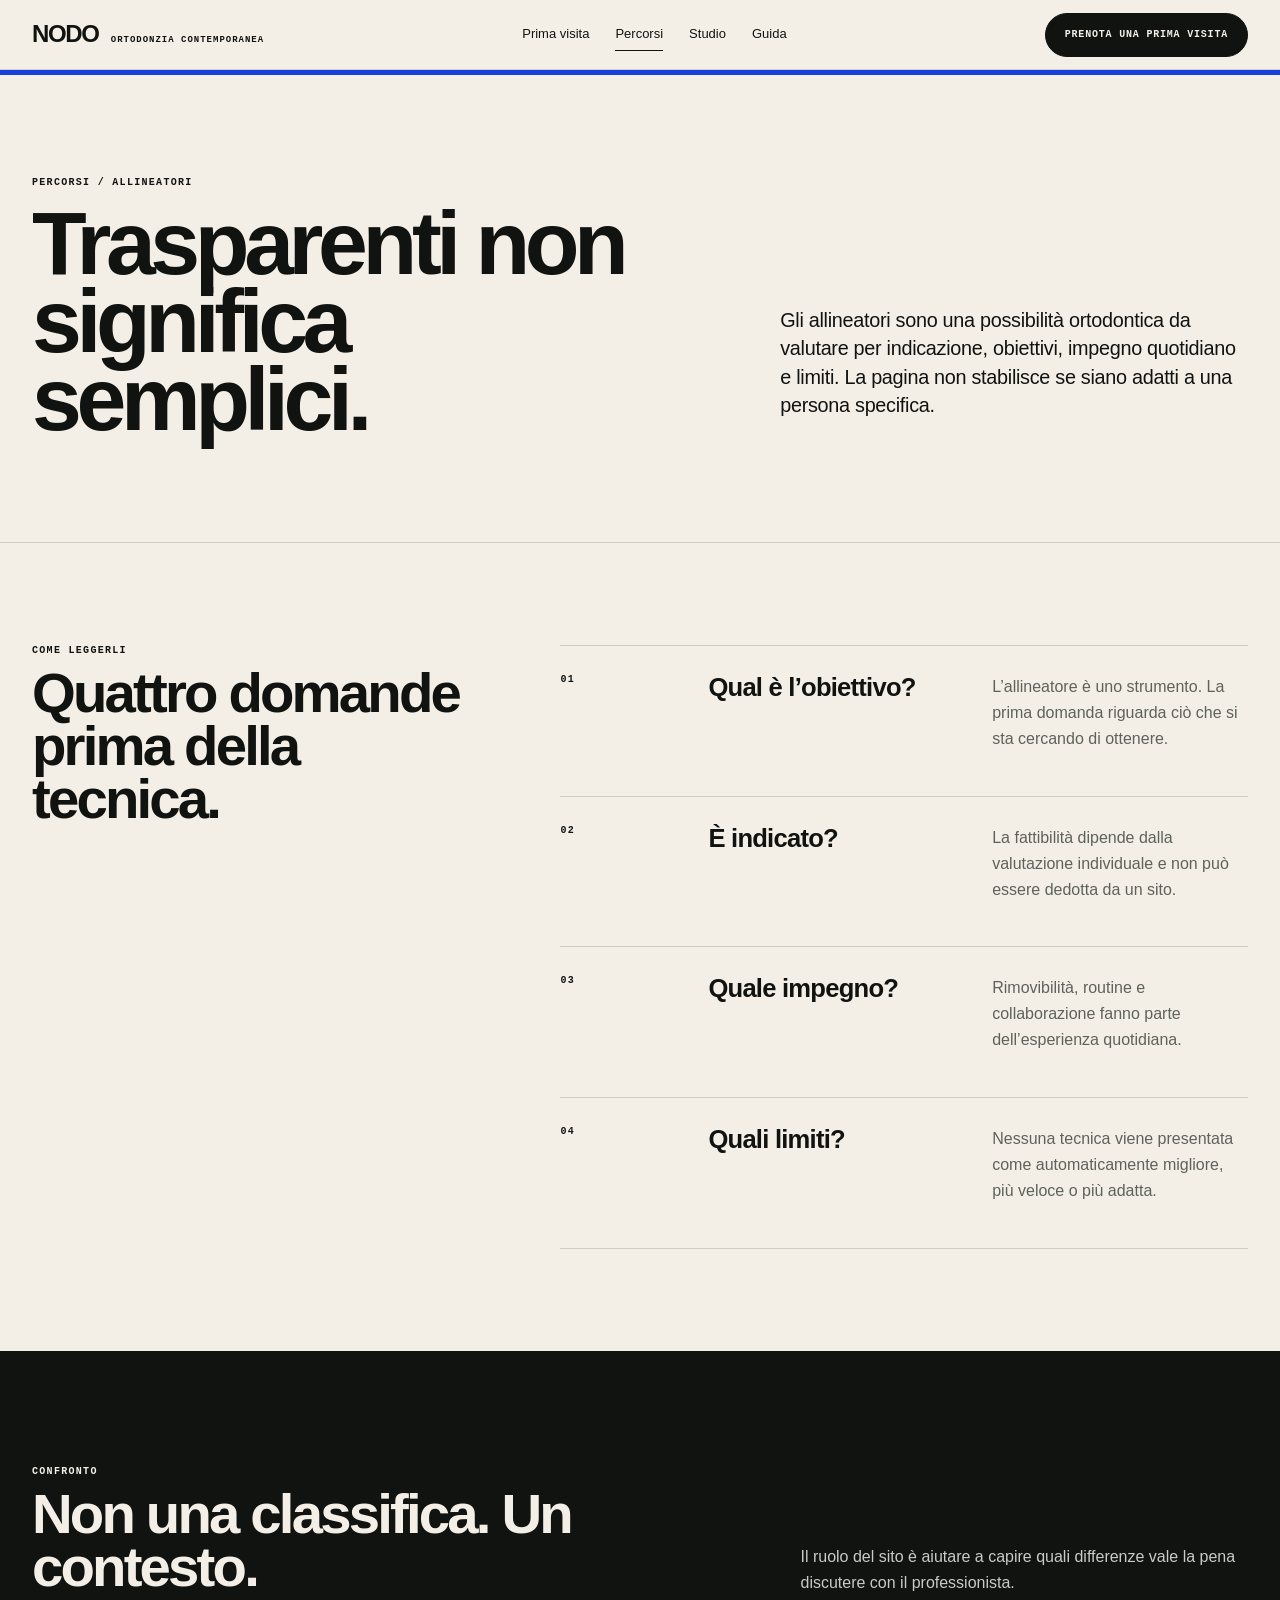
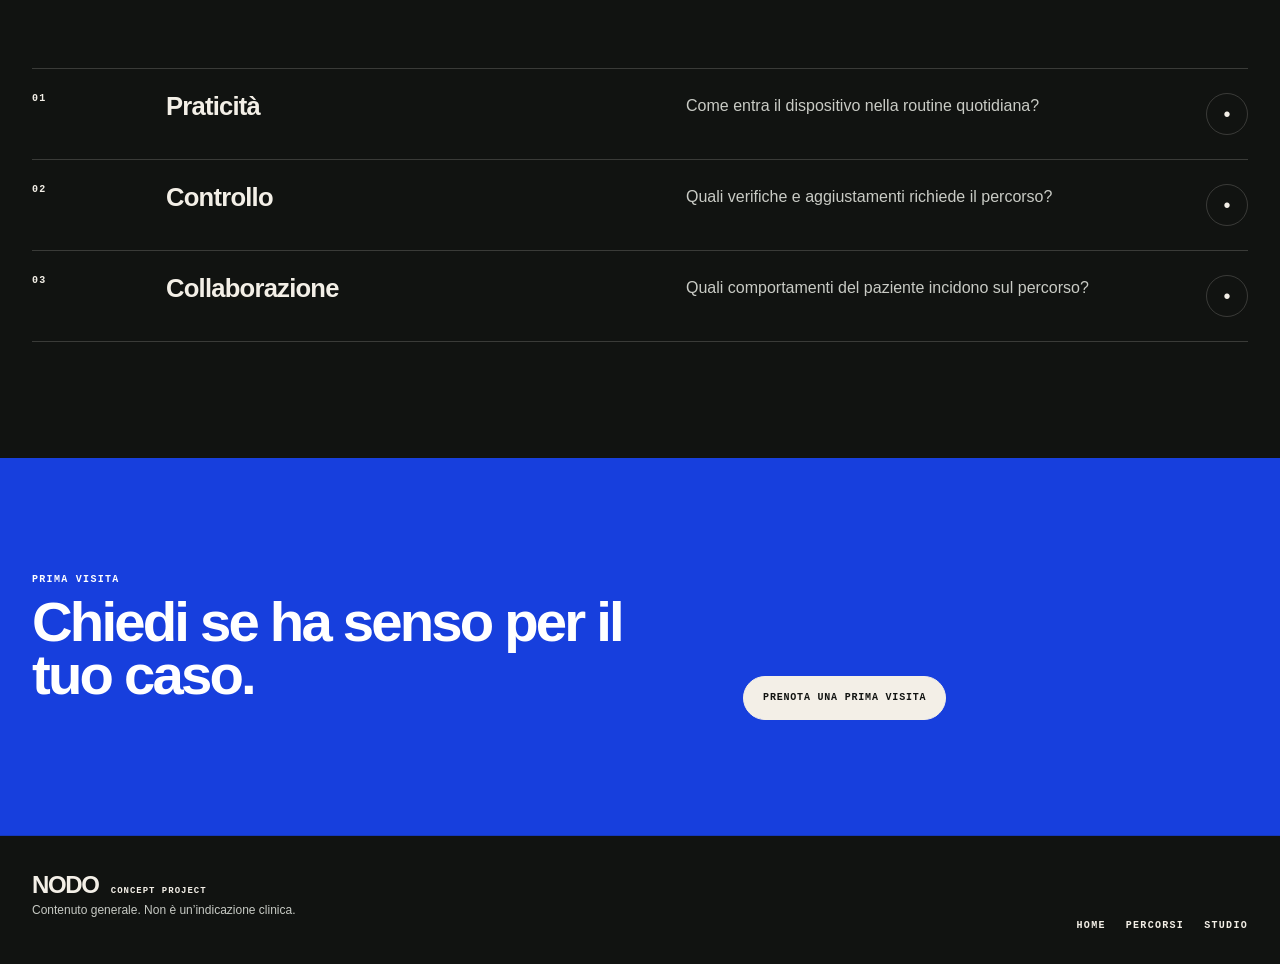
<file: allineamento-trasparente.html>
<!doctype html><html lang="it"><head><meta charset="utf-8"><meta name="viewport" content="width=device-width,initial-scale=1"><meta name="robots" content="noindex,nofollow"><meta name="description" content="Allineatori trasparenti — NODO concept portfolio. Informazione generale, non indicazione clinica."><title>Allineatori trasparenti — NODO</title><link rel="stylesheet" href="./nodo-v3.css?v=20260919"><script type="module" src="./nodo-v3.js?v=20260919"></script></head><body>
<a class="skip-link" href="#main">Salta al contenuto</a>
<header class="site-header"><a class="brand" href="./"><strong>NODO</strong><small>ORTODONZIA CONTEMPORANEA</small></a><nav class="nav" aria-label="Principale"><a href="./prima-visita.html">Prima visita</a><a href="./trattamenti.html" aria-current="page">Percorsi</a><a href="./studio.html">Studio</a><a href="./guida.html">Guida</a></nav><a class="cta" href="./richiedi-incontro.html">Prenota una prima visita</a><button class="menu-toggle" type="button" data-menu-toggle aria-controls="mobile-panel" aria-expanded="false">MENU</button></header>
<nav id="mobile-panel" class="mobile-panel" aria-hidden="true"><a href="./prima-visita.html">Prima visita</a><a href="./trattamenti.html">Percorsi</a><a href="./studio.html">Studio</a><a href="./guida.html">Guida</a><a href="./richiedi-incontro.html">Prenota</a></nav>
<main id="main"><div class="signal"></div>
<section class="page-hero"><div class="page-hero-inner"><div><p class="kicker">PERCORSI / ALLINEATORI</p><h1>Trasparenti non significa semplici.</h1></div><p class="lede">Gli allineatori sono una possibilità ortodontica da valutare per indicazione, obiettivi, impegno quotidiano e limiti. La pagina non stabilisce se siano adatti a una persona specifica.</p></div></section>
<section class="split-section"><div><p class="kicker">COME LEGGERLI</p><h2>Quattro domande prima della tecnica.</h2></div><div class="timeline">
<div class="timeline-row"><p class="kicker">01</p><h3>Qual è l’obiettivo?</h3><p class="copy">L’allineatore è uno strumento. La prima domanda riguarda ciò che si sta cercando di ottenere.</p></div>
<div class="timeline-row"><p class="kicker">02</p><h3>È indicato?</h3><p class="copy">La fattibilità dipende dalla valutazione individuale e non può essere dedotta da un sito.</p></div>
<div class="timeline-row"><p class="kicker">03</p><h3>Quale impegno?</h3><p class="copy">Rimovibilità, routine e collaborazione fanno parte dell’esperienza quotidiana.</p></div>
<div class="timeline-row"><p class="kicker">04</p><h3>Quali limiti?</h3><p class="copy">Nessuna tecnica viene presentata come automaticamente migliore, più veloce o più adatta.</p></div>
</div></section>
<section class="section services reveal"><div class="section-inner"><div class="section-head"><div><p class="kicker">CONFRONTO</p><h2>Non una classifica. Un contesto.</h2></div><p class="copy">Il ruolo del sito è aiutare a capire quali differenze vale la pena discutere con il professionista.</p></div><div class="service-list">
<div class="service-row"><span class="kicker">01</span><h3>Praticità</h3><p class="copy">Come entra il dispositivo nella routine quotidiana?</p><span class="service-arrow">•</span></div>
<div class="service-row"><span class="kicker">02</span><h3>Controllo</h3><p class="copy">Quali verifiche e aggiustamenti richiede il percorso?</p><span class="service-arrow">•</span></div>
<div class="service-row"><span class="kicker">03</span><h3>Collaborazione</h3><p class="copy">Quali comportamenti del paziente incidono sul percorso?</p><span class="service-arrow">•</span></div>
</div></div></section>
<section class="section booking reveal"><div class="booking-inner"><div><p class="kicker">PRIMA VISITA</p><h2>Chiedi se ha senso per il tuo caso.</h2></div><div><a class="cta-light" href="./richiedi-incontro.html">Prenota una prima visita</a></div></div></section>
</main><footer class="site-footer"><div><div class="brand"><strong>NODO</strong><small>CONCEPT PROJECT</small></div><p class="footer-note">Contenuto generale. Non è un’indicazione clinica.</p></div><div class="footer-links kicker"><a href="./">Home</a><a href="./trattamenti.html">Percorsi</a><a href="./studio.html">Studio</a></div></footer>
</body></html>
</file>
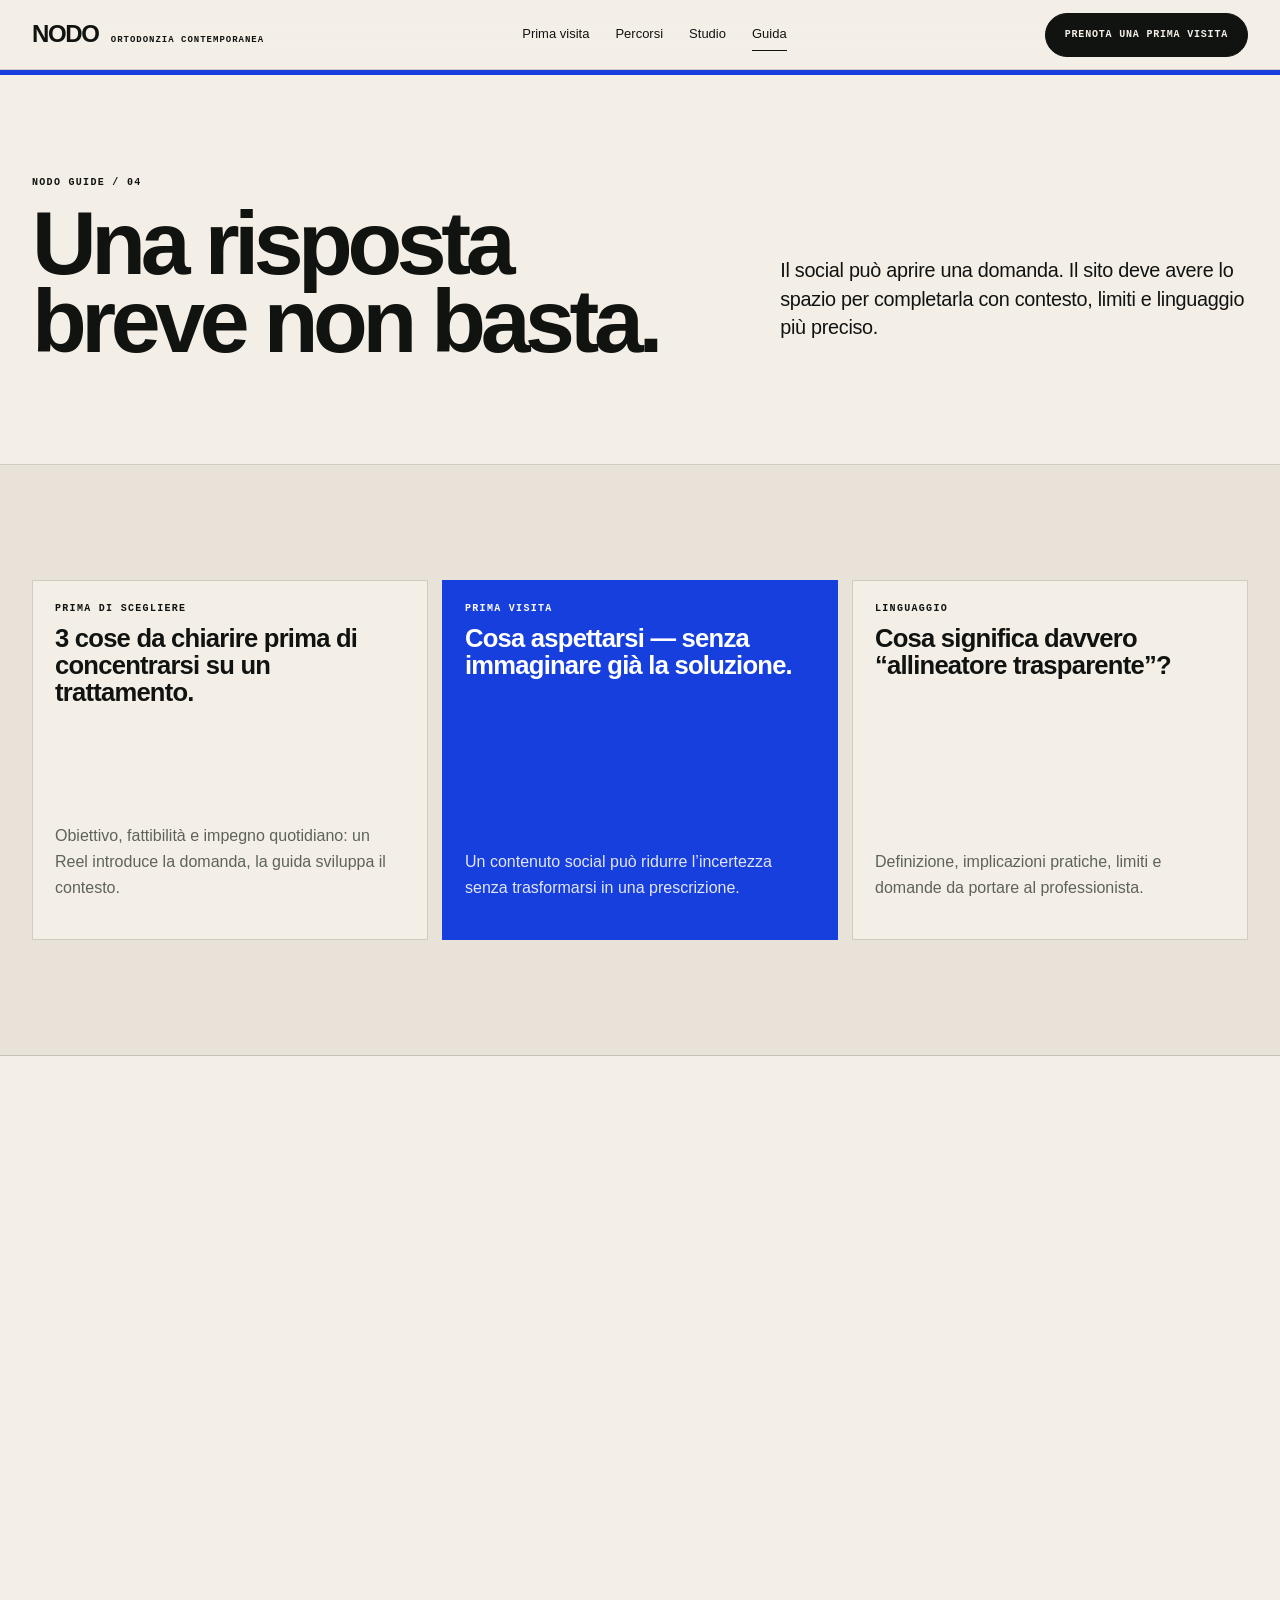
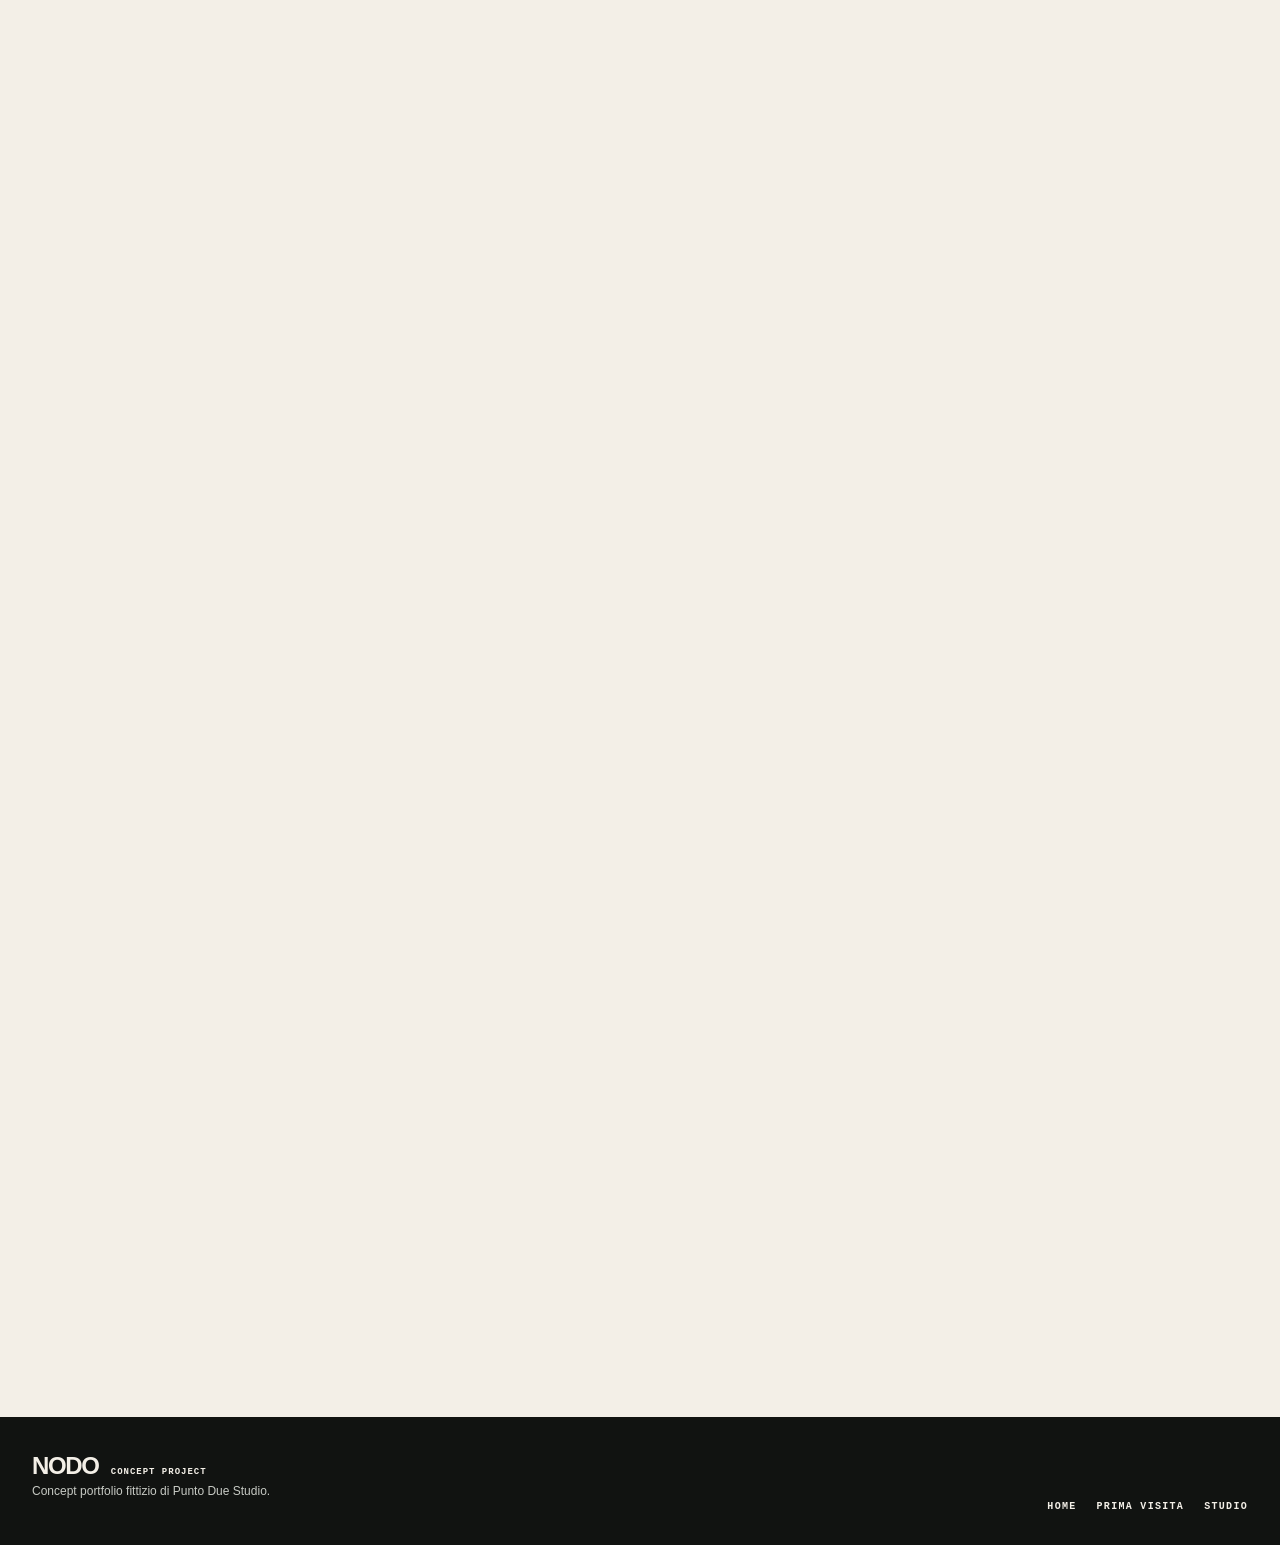
<file: care-loop.html>
<!doctype html><html lang="it"><head><meta charset="utf-8"><meta name="viewport" content="width=device-width,initial-scale=1"><meta name="robots" content="noindex,nofollow"><meta http-equiv="refresh" content="0;url=./guida.html"><link rel="canonical" href="./guida.html"><title>NODO Guide — NODO</title></head><body><p>Il precedente Care Loop è stato ritirato. La continuità editoriale è ora integrata in NODO Guide. <a href="./guida.html">Continua</a></p></body></html>
</file>
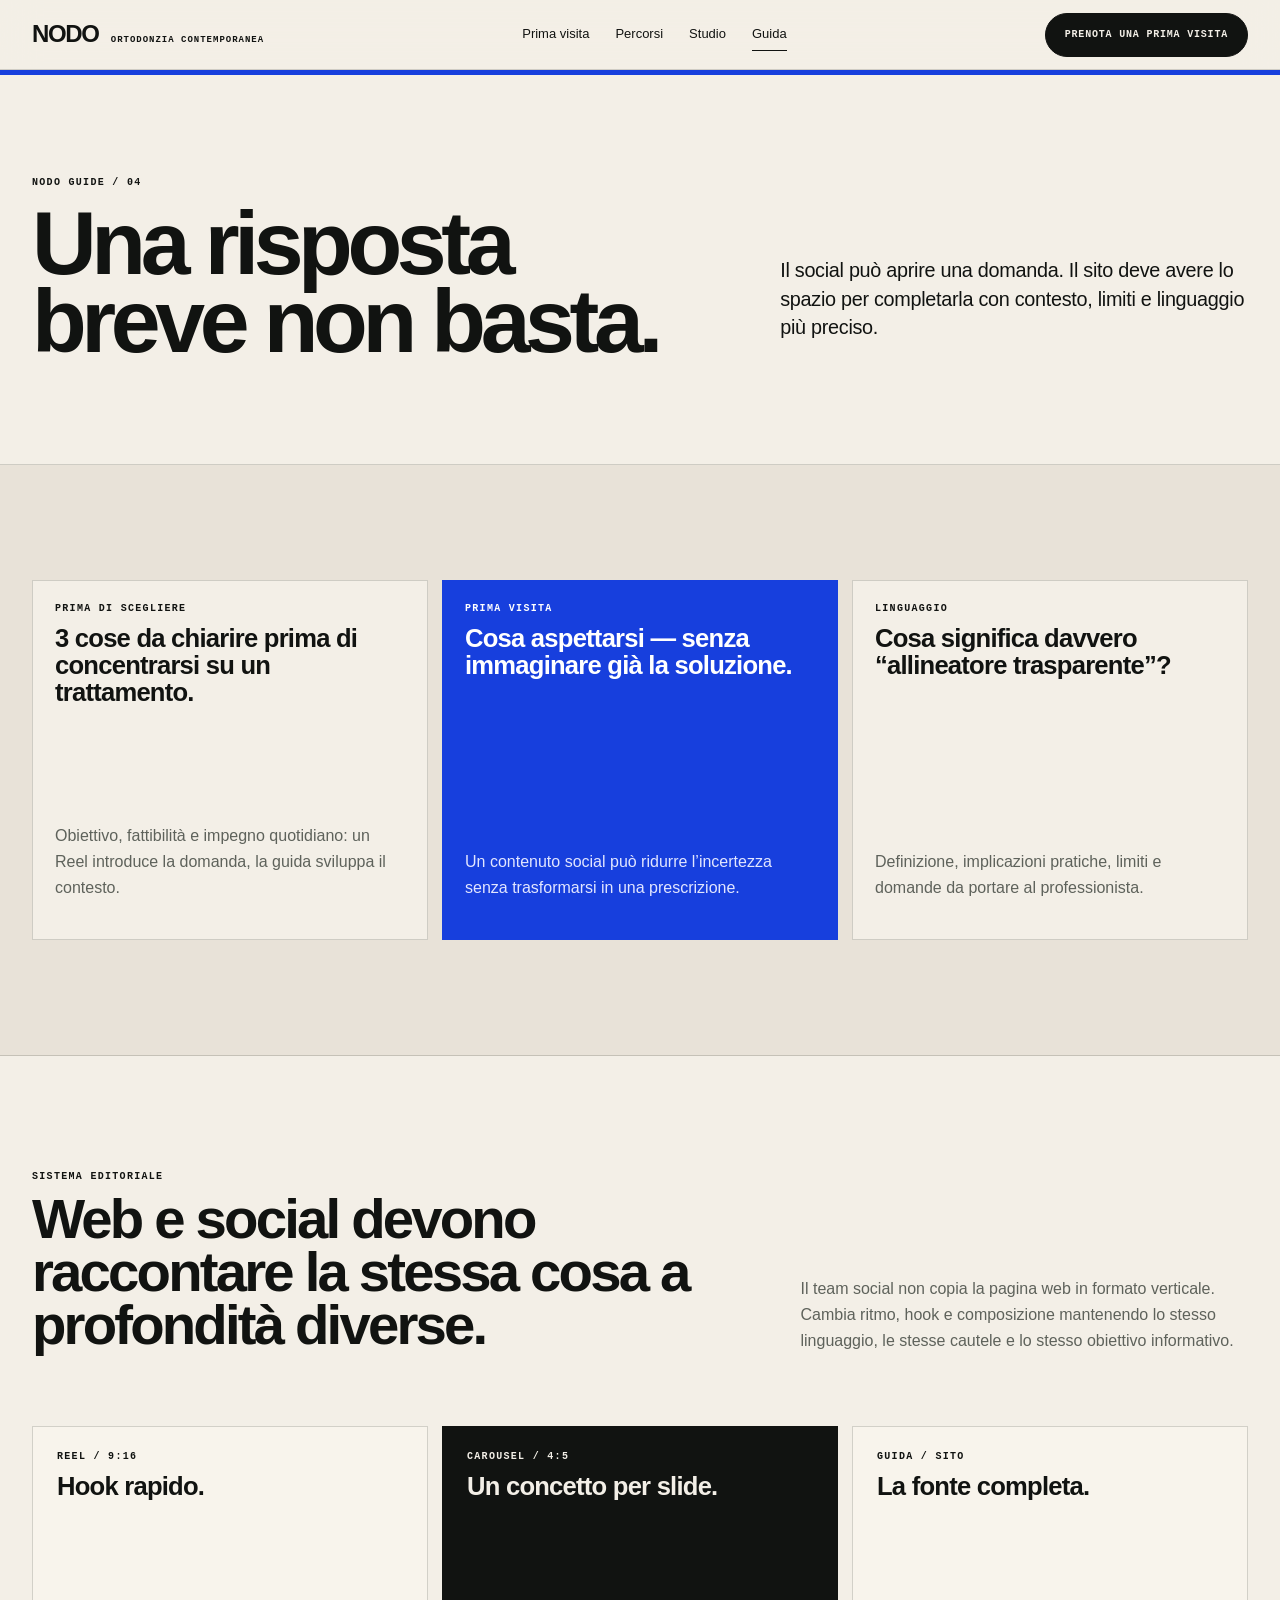
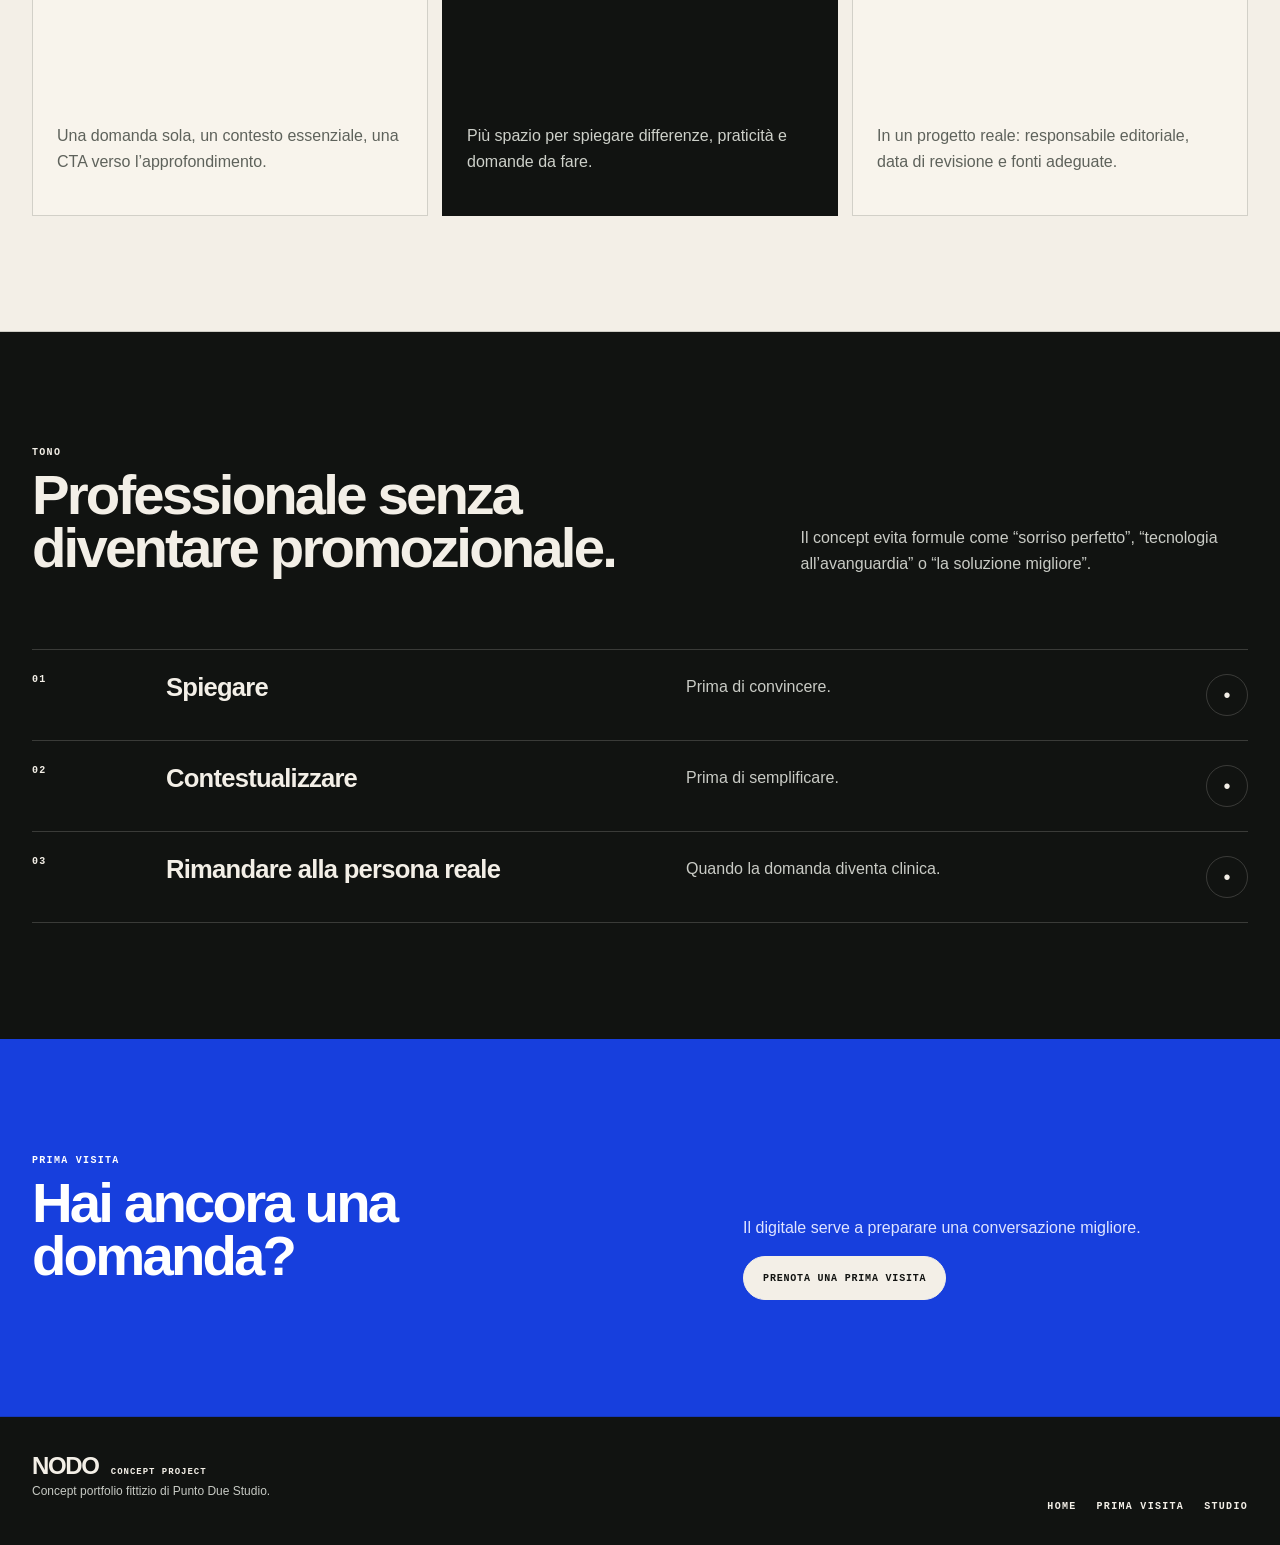
<file: guida.html>
<!doctype html><html lang="it"><head><meta charset="utf-8"><meta name="viewport" content="width=device-width,initial-scale=1"><meta name="robots" content="noindex,nofollow"><meta name="description" content="NODO Guide — contenuti educativi per un concept portfolio ortodontico."><title>NODO Guide — NODO</title><link rel="stylesheet" href="./nodo-v3.css?v=20260919"><script type="module" src="./nodo-v3.js?v=20260919"></script></head><body>
<a class="skip-link" href="#main">Salta al contenuto</a>
<header class="site-header"><a class="brand" href="./"><strong>NODO</strong><small>ORTODONZIA CONTEMPORANEA</small></a><nav class="nav" aria-label="Principale"><a href="./prima-visita.html">Prima visita</a><a href="./trattamenti.html">Percorsi</a><a href="./studio.html">Studio</a><a href="./guida.html" aria-current="page">Guida</a></nav><a class="cta" href="./richiedi-incontro.html">Prenota una prima visita</a><button class="menu-toggle" type="button" data-menu-toggle aria-controls="mobile-panel" aria-expanded="false">MENU</button></header>
<nav id="mobile-panel" class="mobile-panel" aria-hidden="true"><a href="./prima-visita.html">Prima visita</a><a href="./trattamenti.html">Percorsi</a><a href="./studio.html">Studio</a><a href="./guida.html">Guida</a><a href="./richiedi-incontro.html">Prenota</a></nav>
<main id="main"><div class="signal"></div>
<section class="page-hero"><div class="page-hero-inner"><div><p class="kicker">NODO GUIDE / 04</p><h1>Una risposta breve non basta.</h1></div><p class="lede">Il social può aprire una domanda. Il sito deve avere lo spazio per completarla con contesto, limiti e linguaggio più preciso.</p></div></section>
<section class="section editorial"><div class="section-inner"><div class="editorial-grid">
<article class="editorial-card"><div><p class="kicker">PRIMA DI SCEGLIERE</p><h3>3 cose da chiarire prima di concentrarsi su un trattamento.</h3></div><p class="copy">Obiettivo, fattibilità e impegno quotidiano: un Reel introduce la domanda, la guida sviluppa il contesto.</p></article>
<article class="editorial-card"><div><p class="kicker">PRIMA VISITA</p><h3>Cosa aspettarsi — senza immaginare già la soluzione.</h3></div><p class="copy">Un contenuto social può ridurre l’incertezza senza trasformarsi in una prescrizione.</p></article>
<article class="editorial-card"><div><p class="kicker">LINGUAGGIO</p><h3>Cosa significa davvero “allineatore trasparente”?</h3></div><p class="copy">Definizione, implicazioni pratiche, limiti e domande da portare al professionista.</p></article>
</div></div></section>
<section class="section reveal"><div class="section-inner"><div class="section-head"><div><p class="kicker">SISTEMA EDITORIALE</p><h2>Web e social devono raccontare la stessa cosa a profondità diverse.</h2></div><p class="copy">Il team social non copia la pagina web in formato verticale. Cambia ritmo, hook e composizione mantenendo lo stesso linguaggio, le stesse cautele e lo stesso obiettivo informativo.</p></div><div class="visit-grid">
<article class="visit-card"><div><p class="kicker">REEL / 9:16</p><h3>Hook rapido.</h3></div><p class="copy">Una domanda sola, un contesto essenziale, una CTA verso l’approfondimento.</p></article>
<article class="visit-card"><div><p class="kicker">CAROUSEL / 4:5</p><h3>Un concetto per slide.</h3></div><p class="copy">Più spazio per spiegare differenze, praticità e domande da fare.</p></article>
<article class="visit-card"><div><p class="kicker">GUIDA / SITO</p><h3>La fonte completa.</h3></div><p class="copy">In un progetto reale: responsabile editoriale, data di revisione e fonti adeguate.</p></article>
</div></div></section>
<section class="section services reveal"><div class="section-inner"><div class="section-head"><div><p class="kicker">TONO</p><h2>Professionale senza diventare promozionale.</h2></div><p class="copy">Il concept evita formule come “sorriso perfetto”, “tecnologia all’avanguardia” o “la soluzione migliore”.</p></div><div class="service-list">
<div class="service-row"><span class="kicker">01</span><h3>Spiegare</h3><p class="copy">Prima di convincere.</p><span class="service-arrow">•</span></div>
<div class="service-row"><span class="kicker">02</span><h3>Contestualizzare</h3><p class="copy">Prima di semplificare.</p><span class="service-arrow">•</span></div>
<div class="service-row"><span class="kicker">03</span><h3>Rimandare alla persona reale</h3><p class="copy">Quando la domanda diventa clinica.</p><span class="service-arrow">•</span></div>
</div></div></section>
<section class="section booking reveal"><div class="booking-inner"><div><p class="kicker">PRIMA VISITA</p><h2>Hai ancora una domanda?</h2></div><div><p class="copy">Il digitale serve a preparare una conversazione migliore.</p><a class="cta-light" href="./richiedi-incontro.html">Prenota una prima visita</a></div></div></section>
</main><footer class="site-footer"><div><div class="brand"><strong>NODO</strong><small>CONCEPT PROJECT</small></div><p class="footer-note">Concept portfolio fittizio di Punto Due Studio.</p></div><div class="footer-links kicker"><a href="./">Home</a><a href="./prima-visita.html">Prima visita</a><a href="./studio.html">Studio</a></div></footer>
</body></html>
</file>
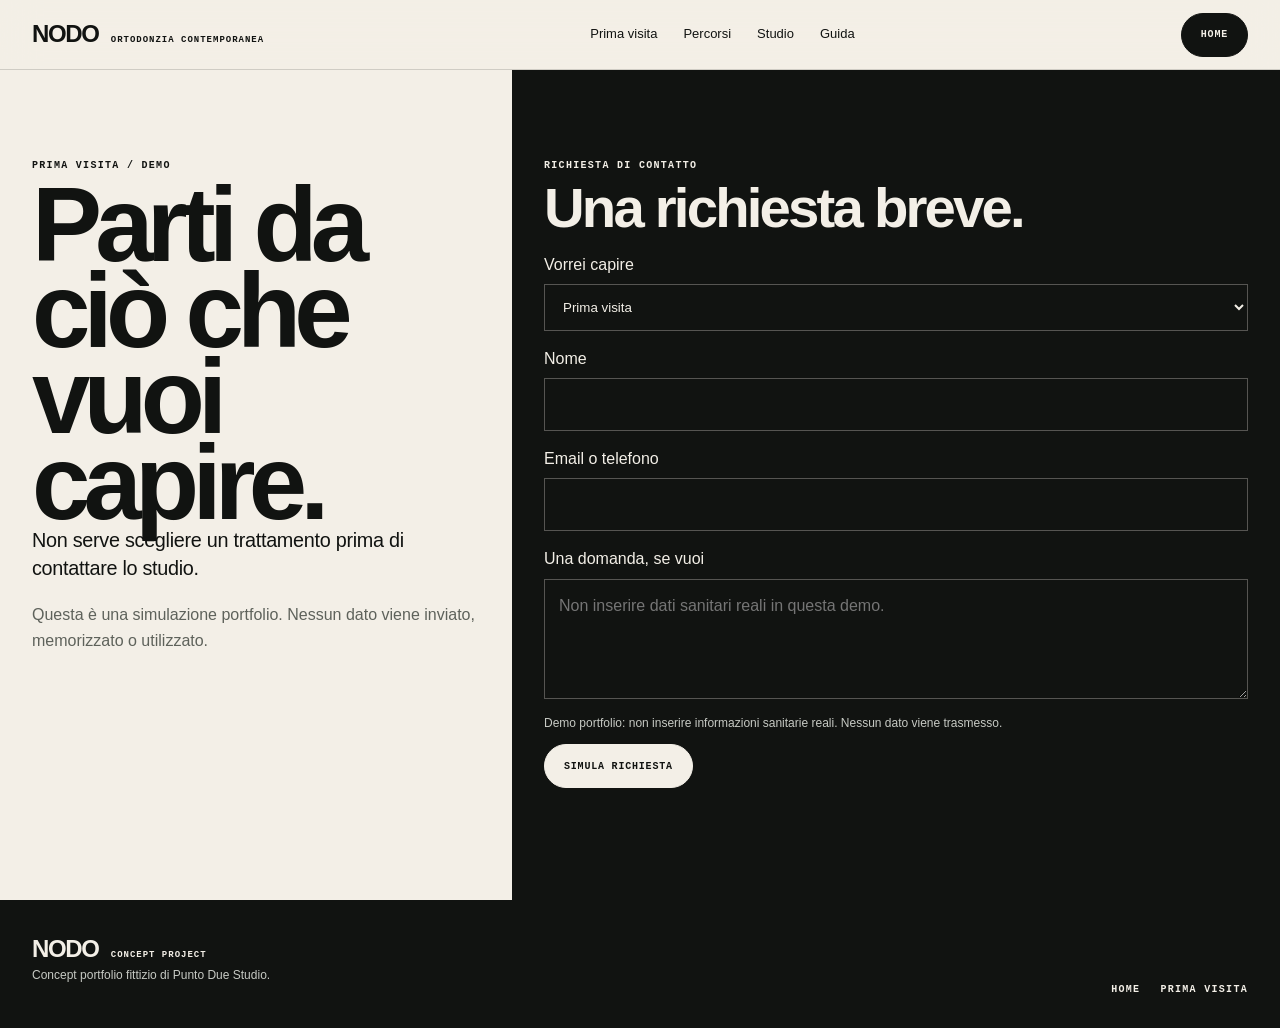
<file: richiedi-incontro.html>
<!doctype html><html lang="it"><head><meta charset="utf-8"><meta name="viewport" content="width=device-width,initial-scale=1"><meta name="robots" content="noindex,nofollow"><meta name="description" content="Prenota una prima visita — NODO concept portfolio."><title>Prenota una prima visita — NODO</title><link rel="stylesheet" href="./nodo-v3.css?v=20260919"><script type="module" src="./nodo-v3.js?v=20260919"></script></head><body>
<a class="skip-link" href="#main">Salta al contenuto</a>
<header class="site-header"><a class="brand" href="./"><strong>NODO</strong><small>ORTODONZIA CONTEMPORANEA</small></a><nav class="nav" aria-label="Principale"><a href="./prima-visita.html">Prima visita</a><a href="./trattamenti.html">Percorsi</a><a href="./studio.html">Studio</a><a href="./guida.html">Guida</a></nav><a class="cta" href="./">Home</a><button class="menu-toggle" type="button" data-menu-toggle aria-controls="mobile-panel" aria-expanded="false">MENU</button></header>
<nav id="mobile-panel" class="mobile-panel" aria-hidden="true"><a href="./">Home</a><a href="./prima-visita.html">Prima visita</a><a href="./trattamenti.html">Percorsi</a><a href="./studio.html">Studio</a><a href="./guida.html">Guida</a></nav>
<main id="main" class="contact-layout">
<section class="contact-copy">
  <p class="kicker">PRIMA VISITA / DEMO</p>
  <h1 class="display">Parti da ciò che vuoi capire.</h1>
  <p class="lede">Non serve scegliere un trattamento prima di contattare lo studio.</p>
  <p class="copy">Questa è una simulazione portfolio. Nessun dato viene inviato, memorizzato o utilizzato.</p>
</section>
<section class="contact-form" role="form" aria-labelledby="contact-title">
  <p class="kicker">RICHIESTA DI CONTATTO</p>
  <h2 id="contact-title">Una richiesta breve.</h2>
  <div class="field"><label for="topic">Vorrei capire</label><select id="topic"><option>Prima visita</option><option>Un possibile percorso</option><option>Informazioni per mio figlio / mia figlia</option><option>Non lo so ancora</option></select></div>
  <div class="field"><label for="name">Nome</label><input id="name" autocomplete="off"></div>
  <div class="field"><label for="contact">Email o telefono</label><input id="contact" autocomplete="off"></div>
  <div class="field"><label for="message">Una domanda, se vuoi</label><textarea id="message" placeholder="Non inserire dati sanitari reali in questa demo."></textarea></div>
  <p class="form-note">Demo portfolio: non inserire informazioni sanitarie reali. Nessun dato viene trasmesso.</p>
  <button class="cta-light" type="button" data-demo-contact>Simula richiesta</button>
</section>
</main>
<footer class="site-footer"><div><div class="brand"><strong>NODO</strong><small>CONCEPT PROJECT</small></div><p class="footer-note">Concept portfolio fittizio di Punto Due Studio.</p></div><div class="footer-links kicker"><a href="./">Home</a><a href="./prima-visita.html">Prima visita</a></div></footer>
</body></html>
</file>
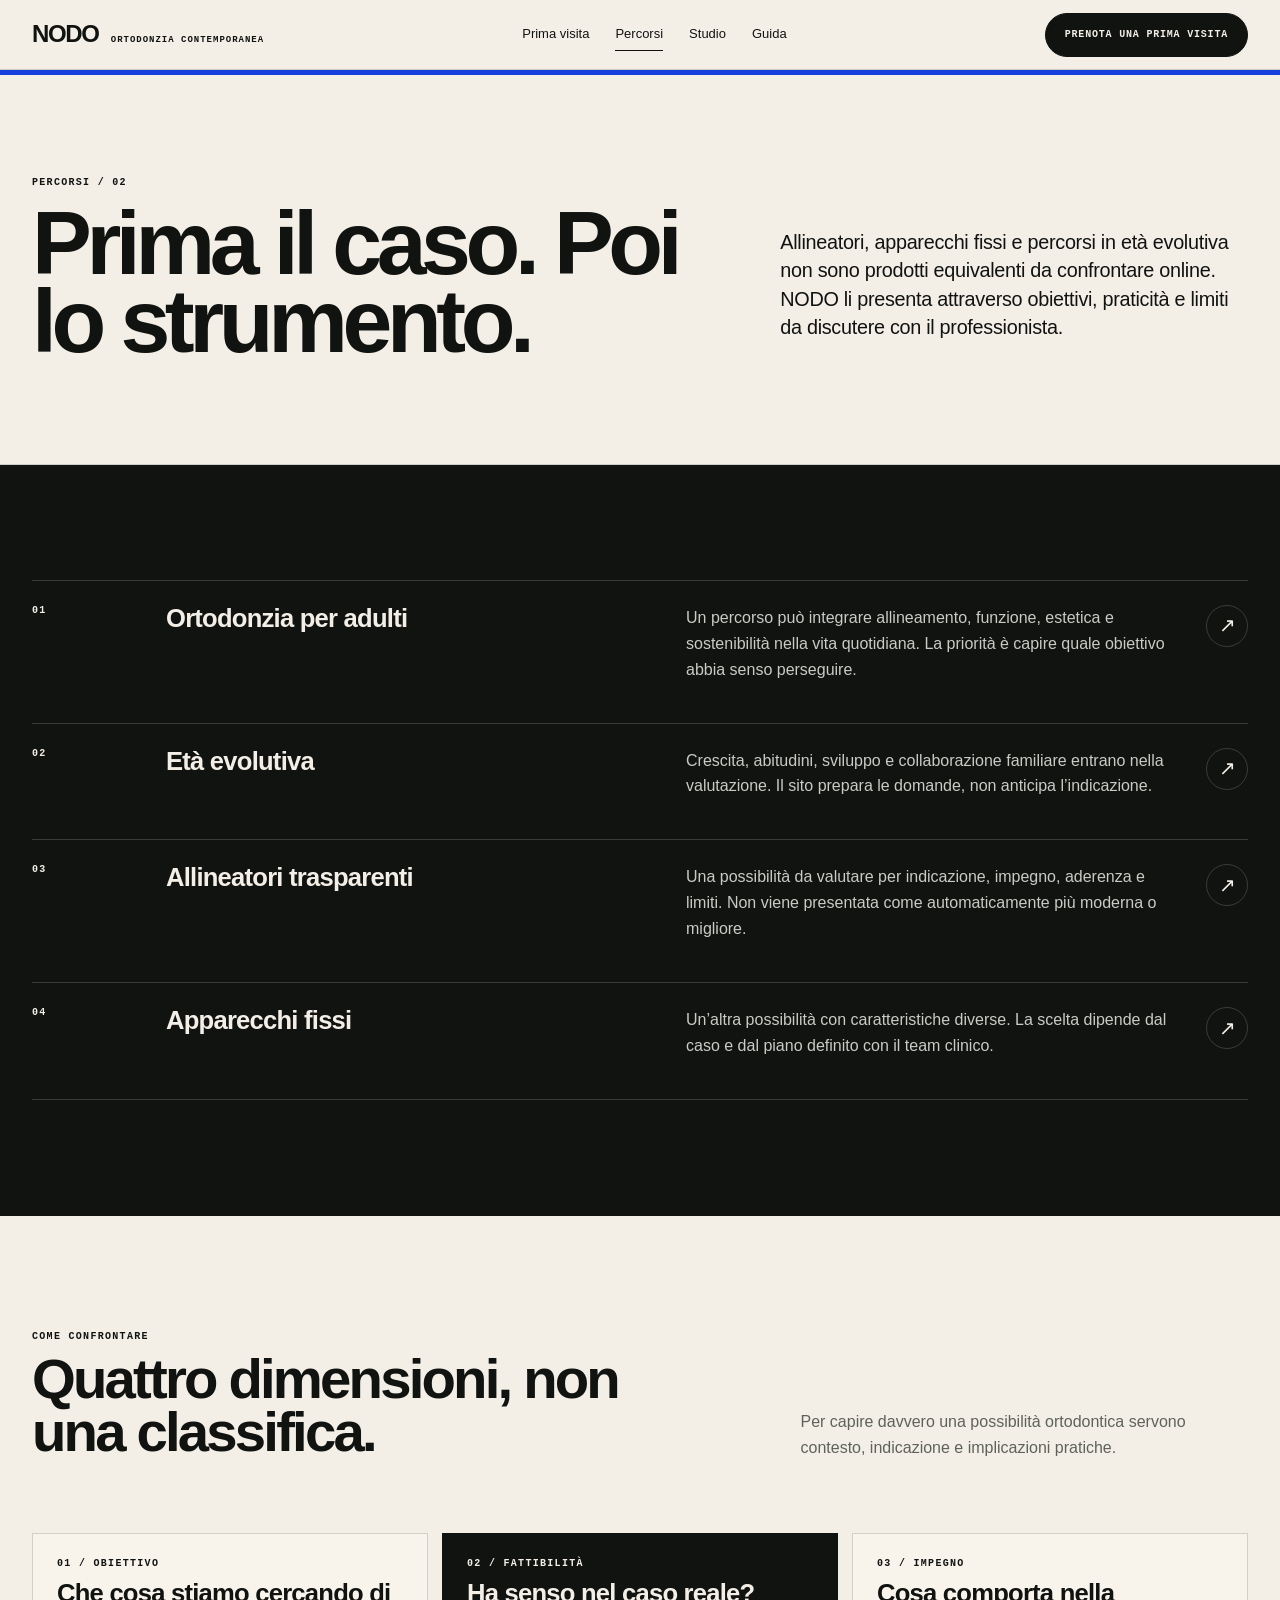
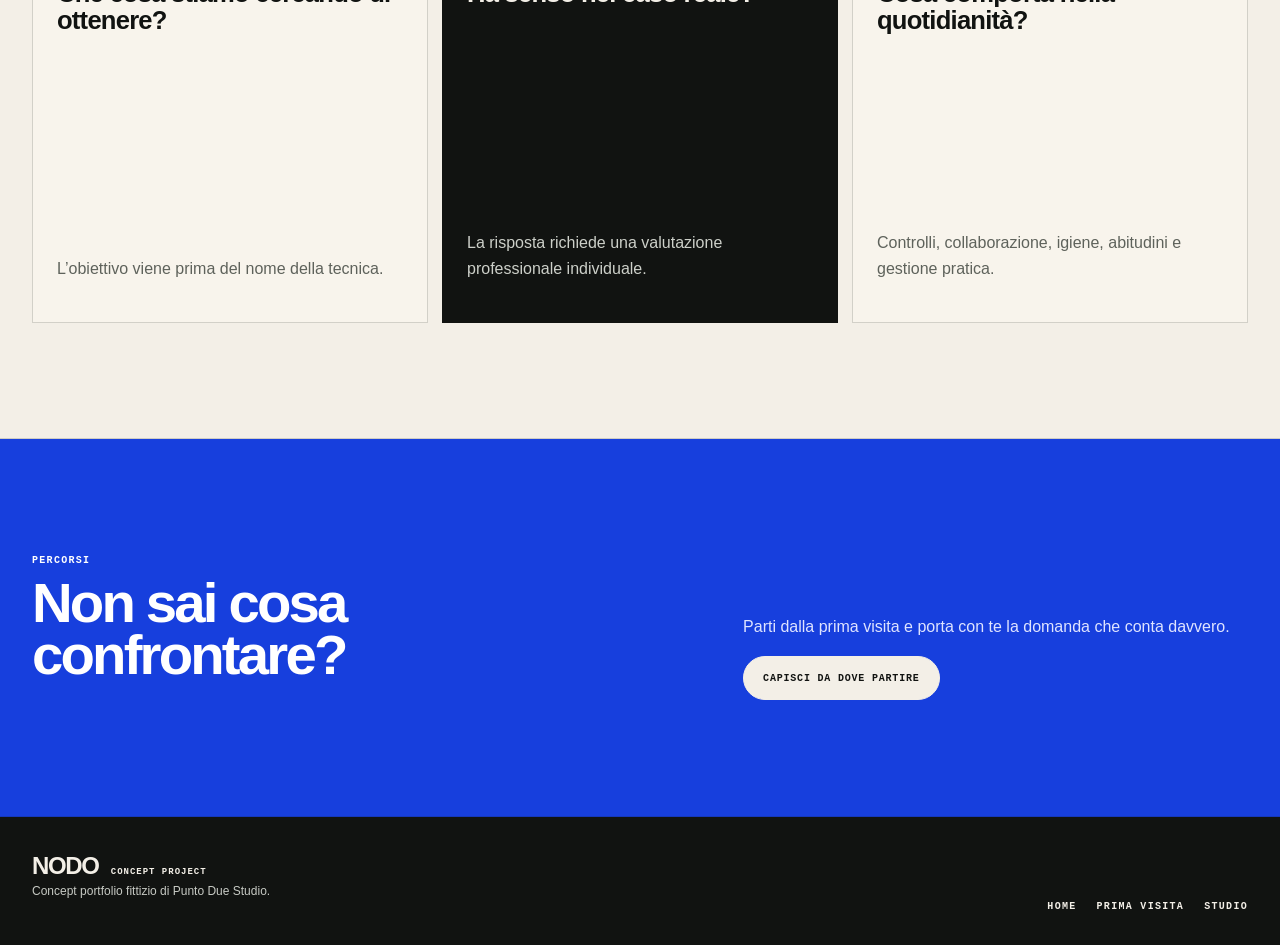
<file: trattamenti.html>
<!doctype html><html lang="it"><head><meta charset="utf-8"><meta name="viewport" content="width=device-width,initial-scale=1"><meta name="robots" content="noindex,nofollow"><meta name="description" content="Percorsi ortodontici — NODO concept portfolio."><title>Percorsi — NODO</title><link rel="stylesheet" href="./nodo-v3.css?v=20260919"><script type="module" src="./nodo-v3.js?v=20260919"></script></head><body>
<a class="skip-link" href="#main">Salta al contenuto</a>
<header class="site-header"><a class="brand" href="./"><strong>NODO</strong><small>ORTODONZIA CONTEMPORANEA</small></a><nav class="nav" aria-label="Principale"><a href="./prima-visita.html">Prima visita</a><a href="./trattamenti.html" aria-current="page">Percorsi</a><a href="./studio.html">Studio</a><a href="./guida.html">Guida</a></nav><a class="cta" href="./richiedi-incontro.html">Prenota una prima visita</a><button class="menu-toggle" type="button" data-menu-toggle aria-controls="mobile-panel" aria-expanded="false">MENU</button></header>
<nav id="mobile-panel" class="mobile-panel" aria-hidden="true"><a href="./prima-visita.html">Prima visita</a><a href="./trattamenti.html">Percorsi</a><a href="./studio.html">Studio</a><a href="./guida.html">Guida</a><a href="./richiedi-incontro.html">Prenota</a></nav>
<main id="main"><div class="signal"></div>
<section class="page-hero"><div class="page-hero-inner"><div><p class="kicker">PERCORSI / 02</p><h1>Prima il caso. Poi lo strumento.</h1></div><p class="lede">Allineatori, apparecchi fissi e percorsi in età evolutiva non sono prodotti equivalenti da confrontare online. NODO li presenta attraverso obiettivi, praticità e limiti da discutere con il professionista.</p></div></section>
<section class="section services"><div class="section-inner"><div class="service-list">
<div class="service-row"><span class="kicker">01</span><h3>Ortodonzia per adulti</h3><p class="copy">Un percorso può integrare allineamento, funzione, estetica e sostenibilità nella vita quotidiana. La priorità è capire quale obiettivo abbia senso perseguire.</p><span class="service-arrow">↗</span></div>
<div class="service-row"><span class="kicker">02</span><h3>Età evolutiva</h3><p class="copy">Crescita, abitudini, sviluppo e collaborazione familiare entrano nella valutazione. Il sito prepara le domande, non anticipa l’indicazione.</p><span class="service-arrow">↗</span></div>
<div class="service-row"><span class="kicker">03</span><h3>Allineatori trasparenti</h3><p class="copy">Una possibilità da valutare per indicazione, impegno, aderenza e limiti. Non viene presentata come automaticamente più moderna o migliore.</p><a class="service-arrow" href="./allineamento-trasparente.html">↗</a></div>
<div class="service-row"><span class="kicker">04</span><h3>Apparecchi fissi</h3><p class="copy">Un’altra possibilità con caratteristiche diverse. La scelta dipende dal caso e dal piano definito con il team clinico.</p><span class="service-arrow">↗</span></div>
</div></div></section>
<section class="section reveal"><div class="section-inner"><div class="section-head"><div><p class="kicker">COME CONFRONTARE</p><h2>Quattro dimensioni, non una classifica.</h2></div><p class="copy">Per capire davvero una possibilità ortodontica servono contesto, indicazione e implicazioni pratiche.</p></div><div class="visit-grid">
<article class="visit-card"><div><p class="kicker">01 / OBIETTIVO</p><h3>Che cosa stiamo cercando di ottenere?</h3></div><p class="copy">L’obiettivo viene prima del nome della tecnica.</p></article>
<article class="visit-card"><div><p class="kicker">02 / FATTIBILITÀ</p><h3>Ha senso nel caso reale?</h3></div><p class="copy">La risposta richiede una valutazione professionale individuale.</p></article>
<article class="visit-card"><div><p class="kicker">03 / IMPEGNO</p><h3>Cosa comporta nella quotidianità?</h3></div><p class="copy">Controlli, collaborazione, igiene, abitudini e gestione pratica.</p></article>
</div></div></section>
<section class="section booking reveal"><div class="booking-inner"><div><p class="kicker">PERCORSI</p><h2>Non sai cosa confrontare?</h2></div><div><p class="copy">Parti dalla prima visita e porta con te la domanda che conta davvero.</p><a class="cta-light" href="./prima-visita.html">Capisci da dove partire</a></div></div></section>
</main><footer class="site-footer"><div><div class="brand"><strong>NODO</strong><small>CONCEPT PROJECT</small></div><p class="footer-note">Concept portfolio fittizio di Punto Due Studio.</p></div><div class="footer-links kicker"><a href="./">Home</a><a href="./prima-visita.html">Prima visita</a><a href="./studio.html">Studio</a></div></footer>
</body></html>
</file>
<file: nodo-v3.css>
:root{
  --ivory:#f3efe7;
  --ivory-2:#e8e2d8;
  --graphite:#111311;
  --graphite-2:#20231f;
  --cobalt:#173fdd;
  --cobalt-deep:#0f2b9d;
  --silver:#c7c9c4;
  --oak:#b7926f;
  --line:rgba(17,19,17,.16);
  --line-inv:rgba(243,239,231,.18);
  --max:1540px;
  --pad:clamp(18px,2.5vw,38px);
  --radius:22px;
}
*{box-sizing:border-box}
html{background:var(--ivory);color:var(--graphite);scroll-behavior:smooth}
body{margin:0;background:var(--ivory);color:var(--graphite);font-family:"Helvetica Neue",Helvetica,Arial,sans-serif;line-height:1.45}
body.menu-open{overflow:hidden}
a{color:inherit;text-decoration:none}
button,input,textarea{font:inherit}
img{display:block;max-width:100%}
button{color:inherit}
:focus-visible{outline:3px solid var(--cobalt);outline-offset:3px}
.skip-link{position:fixed;left:12px;top:-80px;z-index:200;background:var(--graphite);color:var(--ivory);padding:10px 14px;border-radius:999px}
.skip-link:focus{top:12px}
.kicker{font:700 10px/1.2 "Courier New",monospace;letter-spacing:.13em;text-transform:uppercase}
.display{font-size:clamp(60px,8.2vw,142px);line-height:.82;letter-spacing:-.065em;font-weight:600;margin:0}
h1,h2,h3,p{margin-top:0}
h2{font-size:clamp(38px,4.4vw,74px);line-height:.94;letter-spacing:-.05em;margin-bottom:18px;font-weight:600}
h3{font-size:clamp(22px,2vw,31px);line-height:1.06;letter-spacing:-.03em}
.lede{font-size:clamp(19px,1.55vw,25px);line-height:1.43;letter-spacing:-.015em}
.copy{font-size:16px;line-height:1.62;color:#5e625b}
.site-header{position:sticky;top:0;z-index:80;height:70px;display:grid;grid-template-columns:auto 1fr auto;align-items:center;gap:32px;padding:0 var(--pad);background:rgba(243,239,231,.92);backdrop-filter:blur(18px);border-bottom:1px solid var(--line)}
.brand{display:flex;align-items:baseline;gap:12px}.brand strong{font-size:24px;letter-spacing:-.055em}.brand small{font:700 9px "Courier New",monospace;letter-spacing:.11em}
.nav{display:flex;justify-content:center;gap:26px;font-size:13px}.nav a{position:relative}.nav a:after{content:"";position:absolute;left:0;right:100%;bottom:-7px;height:1px;background:var(--graphite);transition:right .25s}.nav a:hover:after,.nav a[aria-current="page"]:after{right:0}
.cta,.cta-light{display:inline-flex;align-items:center;justify-content:center;min-height:44px;padding:0 19px;border-radius:999px;font:700 10px "Courier New",monospace;letter-spacing:.08em;text-transform:uppercase;border:1px solid var(--graphite)}
.cta{background:var(--graphite);color:var(--ivory)}.cta:hover{background:var(--cobalt);border-color:var(--cobalt)}
.cta-light{background:var(--ivory);color:var(--graphite);border-color:var(--ivory)}
.menu-toggle{display:none;border:0;background:transparent;font:700 10px "Courier New",monospace;letter-spacing:.1em}
.mobile-panel{display:none}
main{overflow:hidden}
.hero{min-height:calc(100svh - 70px);display:grid;grid-template-columns:minmax(0,42%) minmax(0,58%);border-bottom:1px solid var(--line)}
.hero-copy{padding:clamp(46px,6vw,96px) var(--pad);display:flex;flex-direction:column;justify-content:space-between;gap:50px}
.hero-copy-main{display:grid;gap:30px}.hero-copy .lede{max-width:660px}
.hero-actions{display:flex;gap:12px;flex-wrap:wrap;align-items:center}
.text-link{font-weight:600;text-decoration:underline;text-underline-offset:5px}
.hero-meta{display:flex;gap:24px;flex-wrap:wrap;color:#6b6f68}
.hero-media{position:relative;overflow:hidden;background:var(--graphite);min-height:680px}
.hero-media img{width:100%;height:100%;object-fit:cover;filter:saturate(.9) contrast(1.02)}
.hero-media:after{content:"";position:absolute;inset:0;background:linear-gradient(180deg,rgba(17,19,17,0) 56%,rgba(17,19,17,.66) 100%)}
.hero-card{position:absolute;z-index:2;left:24px;bottom:24px;max-width:390px;padding:18px 20px;background:rgba(243,239,231,.93);backdrop-filter:blur(10px);border-radius:16px}
.hero-card p:last-child{margin-bottom:0}
.hero-number{position:absolute;right:26px;top:20px;color:var(--ivory);z-index:2}
.signal{height:5px;background:var(--cobalt)}
.marquee{display:grid;grid-template-columns:repeat(4,1fr);border-bottom:1px solid var(--line)}
.marquee div{padding:19px var(--pad);border-right:1px solid var(--line);font:700 10px "Courier New",monospace;letter-spacing:.1em;text-transform:uppercase}.marquee div:last-child{border-right:0}
.section{padding:clamp(78px,9vw,148px) var(--pad);border-bottom:1px solid var(--line)}
.section-inner{max-width:var(--max);margin:0 auto}
.section-head{display:grid;grid-template-columns:minmax(0,1fr) minmax(300px,.65fr);gap:80px;align-items:end;margin-bottom:56px}
.section-head .copy{max-width:650px}
.visit-grid{display:grid;grid-template-columns:repeat(3,1fr);gap:14px}
.visit-card{min-height:390px;padding:24px;border:1px solid var(--line);display:flex;flex-direction:column;justify-content:space-between;background:#f8f4ec}
.visit-card:nth-child(2){background:var(--graphite);color:var(--ivory);border-color:var(--graphite)}
.visit-card:nth-child(2) .copy{color:#cdd0c9}
.visit-index{display:flex;justify-content:space-between;align-items:center}
.visit-dot{width:13px;height:13px;border-radius:50%;background:var(--cobalt)}
.services{background:var(--graphite);color:var(--ivory)}
.services .copy{color:#c9cbc5}
.service-list{display:grid}
.service-row{display:grid;grid-template-columns:110px 1fr 1fr auto;gap:24px;padding:24px 0;border-top:1px solid var(--line-inv);align-items:start}
.service-row:last-child{border-bottom:1px solid var(--line-inv)}
.service-row h3{margin-bottom:0}.service-row .copy{max-width:560px}
.service-arrow{width:42px;height:42px;border:1px solid var(--line-inv);border-radius:50%;display:grid;place-items:center;font-size:20px}
.environment{display:grid;grid-template-columns:1.1fr .9fr;gap:16px}
.environment-media{min-height:620px;overflow:hidden;border-radius:var(--radius);background:var(--graphite)}
.environment-media img{width:100%;height:100%;object-fit:cover;transform:scale(1.06)}
.environment-copy{padding:38px;background:var(--ivory-2);border-radius:var(--radius);display:flex;flex-direction:column;justify-content:space-between}
.material-grid{display:grid;grid-template-columns:repeat(4,1fr);gap:8px;margin-top:28px}.material-swatch{height:90px;border-radius:12px}.material-swatch:nth-child(1){background:#eee8dd}.material-swatch:nth-child(2){background:#b8bbb6}.material-swatch:nth-child(3){background:#173fdd}.material-swatch:nth-child(4){background:#1a1d1a}
.trust-grid{display:grid;grid-template-columns:.8fr 1.2fr;gap:60px}
.trust-panel{display:grid;gap:12px}
.trust-row{display:grid;grid-template-columns:70px 1fr;gap:18px;padding:22px 0;border-top:1px solid var(--line)}.trust-row:last-child{border-bottom:1px solid var(--line)}
.editorial{background:var(--ivory-2)}
.editorial-grid{display:grid;grid-template-columns:repeat(3,1fr);gap:14px}
.editorial-card{min-height:360px;padding:22px;background:var(--ivory);border:1px solid var(--line);display:flex;flex-direction:column;justify-content:space-between}
.editorial-card:nth-child(2){background:var(--cobalt);color:white;border-color:var(--cobalt)}.editorial-card:nth-child(2) .copy{color:#e2e6ff}
.booking{background:var(--cobalt);color:#fff}
.booking-inner{max-width:var(--max);margin:auto;display:grid;grid-template-columns:1fr .8fr;gap:80px;align-items:end}.booking .copy{color:#dfe4ff}
.site-footer{padding:32px var(--pad);display:grid;grid-template-columns:1fr auto;gap:30px;align-items:end;background:var(--graphite);color:var(--ivory)}.footer-links{display:flex;gap:20px;flex-wrap:wrap}.footer-note{max-width:740px;color:#c7cac4;font-size:12px}
.page-hero{padding:clamp(78px,8vw,130px) var(--pad);border-bottom:1px solid var(--line)}
.page-hero-inner{max-width:var(--max);margin:0 auto;display:grid;grid-template-columns:1fr .7fr;gap:80px;align-items:end}.page-hero h1{font-size:clamp(58px,7vw,112px);line-height:.87;letter-spacing:-.06em;margin:16px 0 0}
.split-section{max-width:var(--max);margin:0 auto;padding:clamp(70px,8vw,120px) var(--pad);display:grid;grid-template-columns:.8fr 1.2fr;gap:70px}
.timeline{display:grid}.timeline-row{display:grid;grid-template-columns:120px 1fr 1fr;gap:28px;padding:28px 0;border-top:1px solid var(--line)}.timeline-row:last-child{border-bottom:1px solid var(--line)}
.cards-2{display:grid;grid-template-columns:repeat(2,1fr);gap:14px}.content-card{padding:24px;min-height:300px;border:1px solid var(--line);background:#f8f4ec}
.contact-layout{display:grid;grid-template-columns:.8fr 1.2fr;min-height:calc(100svh - 70px)}.contact-copy{padding:clamp(48px,7vw,98px) var(--pad)}.contact-form{padding:clamp(48px,7vw,98px) var(--pad);background:var(--graphite);color:var(--ivory)}
.field{display:grid;gap:8px;margin:16px 0}.field input,.field textarea,.field select{width:100%;padding:14px;border:1px solid rgba(243,239,231,.3);background:transparent;color:var(--ivory)}.field textarea{min-height:120px}.form-note{font-size:12px;color:#c7cac4}
.reveal{opacity:0;transform:translateY(22px);transition:opacity .65s ease,transform .65s ease}.reveal.is-visible{opacity:1;transform:none}
@media(max-width:1050px){
  .nav,.site-header>.cta{display:none}.menu-toggle{display:block;justify-self:end}
  .mobile-panel{display:none;position:fixed;z-index:70;inset:70px 0 0;background:var(--ivory);padding:34px var(--pad);flex-direction:column;gap:22px;font-size:30px}.menu-open .mobile-panel{display:flex}
  .hero{grid-template-columns:1fr}.hero-copy{min-height:620px}.hero-media{min-height:640px}
  .marquee{grid-template-columns:repeat(2,1fr)}.marquee div:nth-child(2){border-right:0}
  .section-head,.trust-grid,.booking-inner,.page-hero-inner,.split-section,.contact-layout{grid-template-columns:1fr}
  .visit-grid,.editorial-grid{grid-template-columns:1fr 1fr}.visit-card:last-child,.editorial-card:last-child{grid-column:1/-1}
  .service-row{grid-template-columns:80px 1fr}.service-row .copy,.service-arrow{grid-column:2}
  .environment{grid-template-columns:1fr}.environment-media{min-height:520px}
}
@media(max-width:680px){
  :root{--pad:18px}
  .brand small{display:none}.hero-copy{min-height:auto}.hero-media{min-height:480px}
  .marquee{grid-template-columns:1fr}.marquee div{border-right:0;border-bottom:1px solid var(--line)}
  .visit-grid,.editorial-grid,.cards-2{grid-template-columns:1fr}.visit-card:last-child,.editorial-card:last-child{grid-column:auto}
  .material-grid{grid-template-columns:repeat(2,1fr)}
  .timeline-row{grid-template-columns:1fr;gap:8px}
  .service-row{grid-template-columns:55px 1fr;gap:12px}.service-row .copy,.service-arrow{grid-column:2}
  .site-footer{grid-template-columns:1fr}
}
@media(prefers-reduced-motion:reduce){
  html{scroll-behavior:auto}.reveal{opacity:1;transform:none;transition:none}.nav a:after{transition:none}
}
</file>
